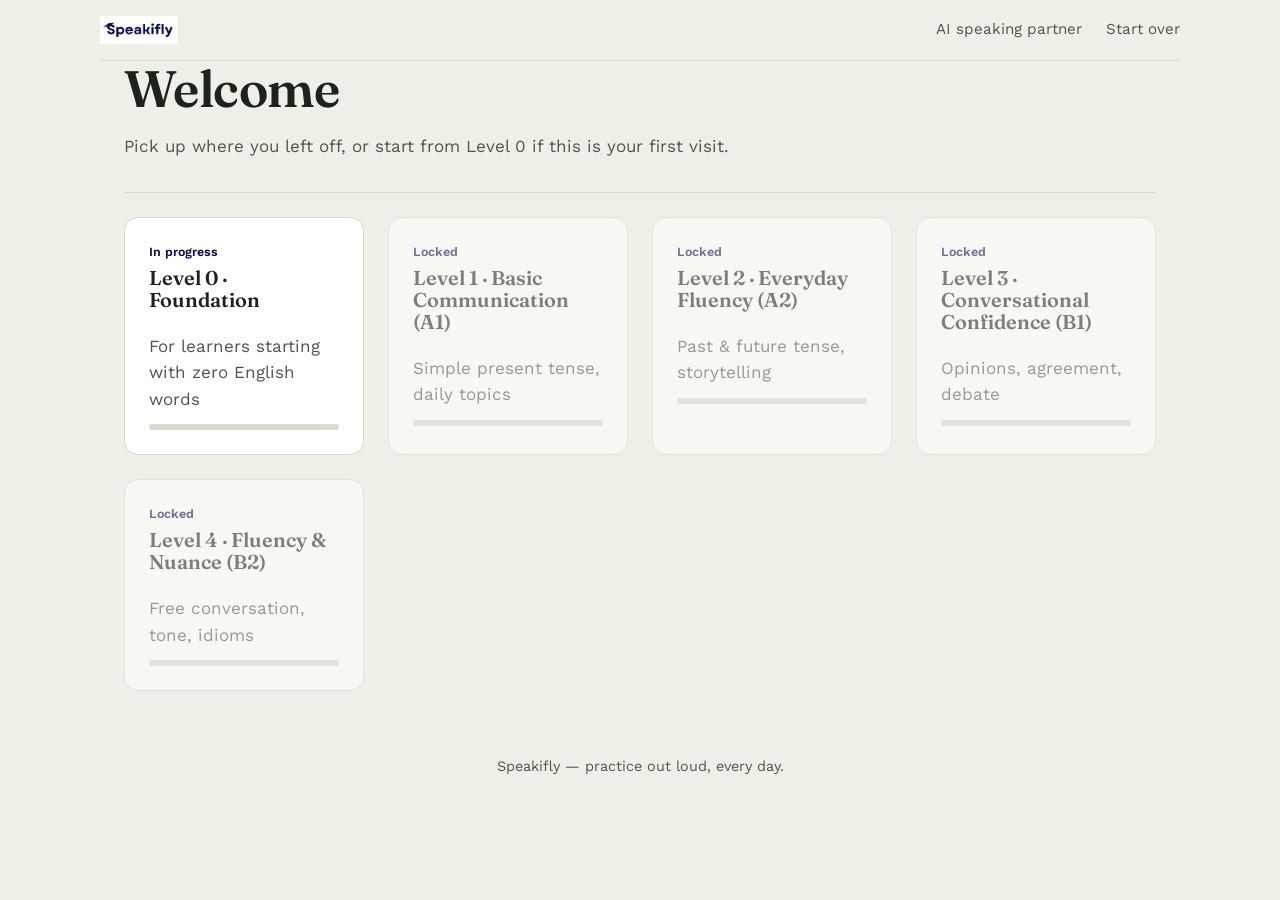
<file: index.html>
<!DOCTYPE html>
<html lang="en">
<head>
<meta charset="UTF-8" />
<meta name="viewport" content="width=device-width, initial-scale=1.0" />
<title>Speakifly — learn to speak English with confidence</title>
<link rel="preconnect" href="https://fonts.googleapis.com">
<link href="https://fonts.googleapis.com/css2?family=Fraunces:wght@500;600&family=Work+Sans:wght@400;500;600&display=swap" rel="stylesheet">
<link rel="icon" type="image/png" href="logo.png" />
<link rel="stylesheet" href="styles.css" />
</head>
<body>

<header class="topbar container">
  <a class="brand" href="index.html"><img src="logo.png" alt="Speakifly"></a>
  <nav>
    <a href="speaking-partner.html">AI speaking partner</a>
    <a href="#" id="reset-link">Start over</a>
  </nav>
</header>

<section class="container">
  <div class="lesson-header">
    <h1 id="greeting">Welcome</h1>
    <p>Pick up where you left off, or start from Level 0 if this is your first visit.</p>
  </div>
  <div class="grid" id="level-grid"></div>
</section>

<footer class="site container">Speakifly — practice out loud, every day.</footer>

<script src="curriculum.js"></script>
<script src="progress.js"></script>
<script>
  const progress = initStudent();
  document.getElementById("greeting").textContent =
    progress.name && progress.name !== "Student" ? `Welcome back, ${progress.name}` : "Welcome";

  const grid = document.getElementById("level-grid");
  CURRICULUM.forEach((level) => {
    const unlocked = levelIsUnlocked(level.id, progress);
    const pct = levelCompletionPct(level, progress);
    const card = document.createElement("a");
    card.href = unlocked ? `lesson.html?level=${level.id}` : "#";
    card.className = "level-card" + (unlocked ? "" : " locked");
    card.innerHTML = `
      <span class="level-tag">${unlocked ? (pct === 100 ? "Complete" : "In progress") : "Locked"}</span>
      <h3>${level.title}</h3>
      <p style="margin:0">${level.subtitle}</p>
      <div class="level-progress"><span style="width:${pct}%"></span></div>
    `;
    grid.appendChild(card);
  });

  document.getElementById("reset-link").addEventListener("click", (e) => {
    e.preventDefault();
    if (confirm("This clears your progress on this device and starts from Level 0. Continue?")) {
      resetProgress();
    }
  });
</script>
</body>
</html>
</file>
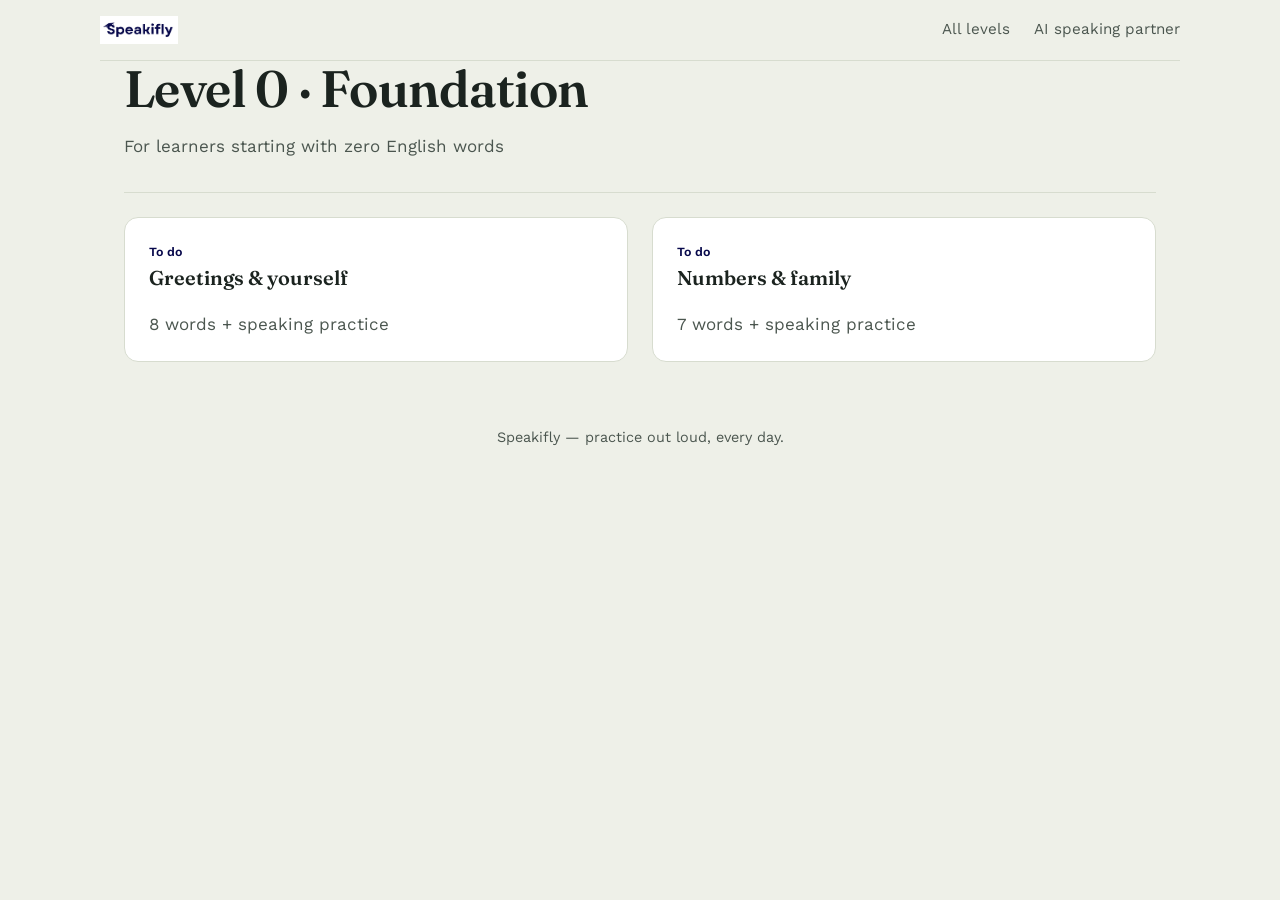
<file: lesson.html>
<!DOCTYPE html>
<html lang="en">
<head>
<meta charset="UTF-8" />
<meta name="viewport" content="width=device-width, initial-scale=1.0" />
<title>Lesson — Speakifly</title>
<link rel="preconnect" href="https://fonts.googleapis.com">
<link href="https://fonts.googleapis.com/css2?family=Fraunces:wght@500;600&family=Work+Sans:wght@400;500;600&display=swap" rel="stylesheet">
<link rel="icon" type="image/png" href="logo.png" />
<link rel="stylesheet" href="styles.css" />
</head>
<body>

<header class="topbar container">
  <a class="brand" href="index.html"><img src="logo.png" alt="Speakifly"></a>
  <nav>
    <a href="index.html">All levels</a>
    <a href="speaking-partner.html">AI speaking partner</a>
  </nav>
</header>

<section class="container">
  <div class="lesson-header">
    <h1 id="level-title">Level</h1>
    <p id="level-subtitle"></p>
  </div>

  <div id="unit-list" class="grid"></div>

  <div id="unit-detail" style="display:none;">
    <button class="btn btn-ghost" id="back-to-units">← Back to units</button>
    <h2 id="unit-title"></h2>
    <div id="word-list"></div>
    <div class="level-card" style="margin-top:24px;">
      <h3>Speaking practice</h3>
      <p id="speaking-prompt-text"></p>
      <a class="btn btn-gold" id="go-to-partner">Practice with the AI speaking partner</a>
      <button class="btn btn-primary" id="mark-complete" style="margin-top:8px;">Mark this unit complete</button>
    </div>
  </div>
</section>

<footer class="site container">Speakifly — practice out loud, every day.</footer>

<script src="curriculum.js"></script>
<script src="progress.js"></script>
<script src="speech.js"></script>
<script>
  const params = new URLSearchParams(window.location.search);
  const levelId = params.get("level") || CURRICULUM[0].id;
  const level = CURRICULUM.find((l) => l.id === levelId);
  const progress = getProgress();

  if (!levelIsUnlocked(levelId, progress)) {
    window.location.href = "index.html";
  }

  document.getElementById("level-title").textContent = level.title;
  document.getElementById("level-subtitle").textContent = level.subtitle;

  const unitListEl = document.getElementById("unit-list");
  const unitDetailEl = document.getElementById("unit-detail");

  function renderUnitList() {
    unitListEl.style.display = "grid";
    unitDetailEl.style.display = "none";
    unitListEl.innerHTML = "";
    level.units.forEach((unit) => {
      const done = getProgress().completedUnits.includes(unit.id);
      const card = document.createElement("a");
      card.href = "#";
      card.className = "level-card";
      card.innerHTML = `<span class="level-tag">${done ? "Done" : "To do"}</span><h3>${unit.title}</h3><p style="margin:0">${unit.words.length} words + speaking practice</p>`;
      card.addEventListener("click", (e) => { e.preventDefault(); renderUnitDetail(unit); });
      unitListEl.appendChild(card);
    });
  }

  function renderUnitDetail(unit) {
    unitListEl.style.display = "none";
    unitDetailEl.style.display = "block";
    document.getElementById("unit-title").textContent = unit.title;
    document.getElementById("speaking-prompt-text").textContent = unit.speakingPrompt;

    const wordListEl = document.getElementById("word-list");
    wordListEl.innerHTML = "";
    unit.words.forEach((word) => {
      const row = document.createElement("div");
      row.className = "word-card";
      row.innerHTML = `
        <div>
          <div class="word-en">${word.en}</div>
          ${word.hint ? `<div class="word-native">${word.hint}</div>` : ""}
        </div>
        <button class="speak-icon-btn" title="Hear it" aria-label="Hear this word">🔊</button>
      `;
      row.querySelector("button").addEventListener("click", () => SpeechEngine.speak(word.en));
      wordListEl.appendChild(row);
    });

    const partnerLink = document.getElementById("go-to-partner");
    partnerLink.href = `speaking-partner.html?level=${level.id}&topic=${encodeURIComponent(unit.speakingPrompt)}`;

    document.getElementById("mark-complete").onclick = () => {
      markUnitComplete(unit.id, level.id);
      renderUnitList();
    };
  }

  document.getElementById("back-to-units").addEventListener("click", renderUnitList);
  renderUnitList();
</script>
</body>
</html>
</file>
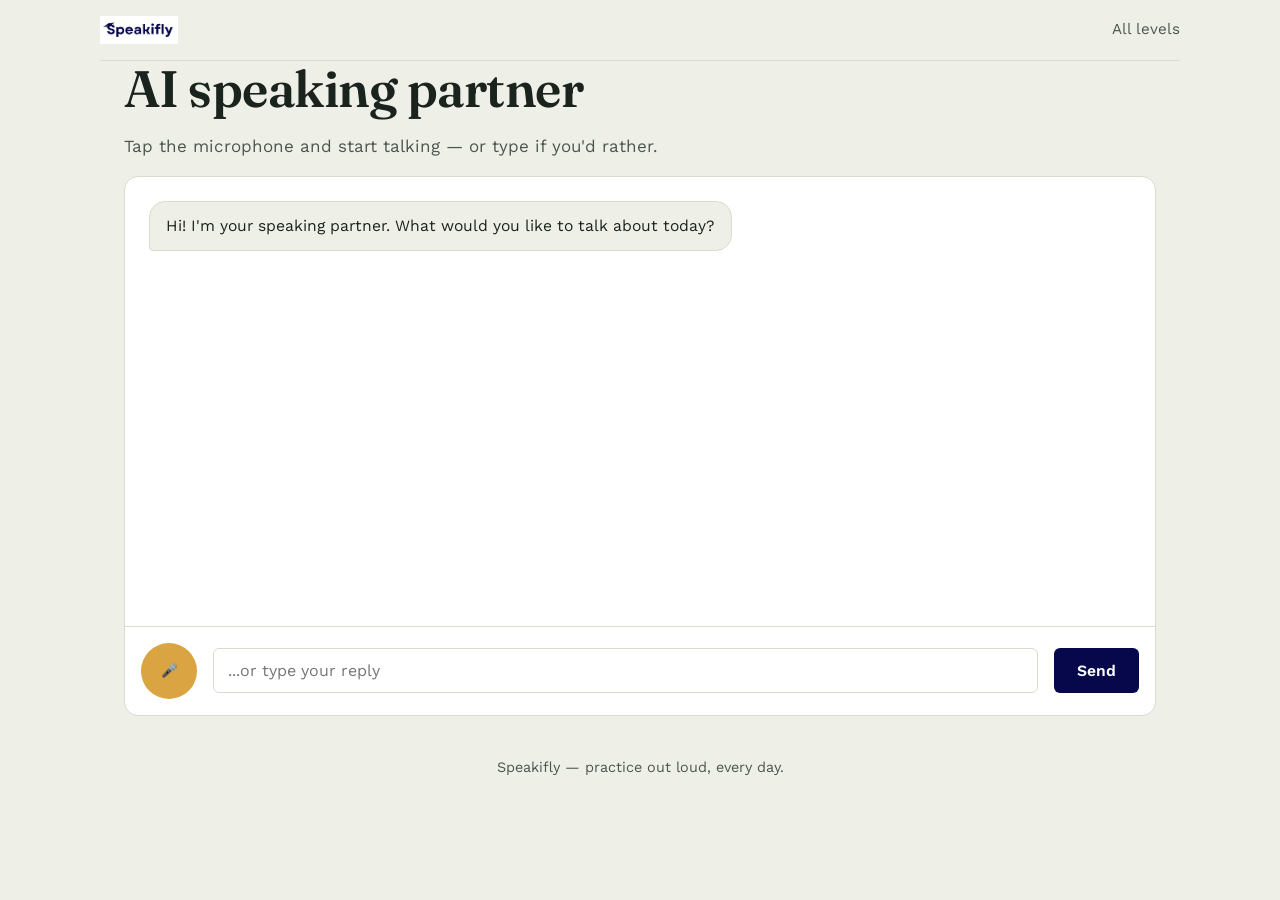
<file: speaking-partner.html>
<!DOCTYPE html>
<html lang="en">
<head>
<meta charset="UTF-8" />
<meta name="viewport" content="width=device-width, initial-scale=1.0" />
<title>AI speaking partner — Speakifly</title>
<link rel="preconnect" href="https://fonts.googleapis.com">
<link href="https://fonts.googleapis.com/css2?family=Fraunces:wght@500;600&family=Work+Sans:wght@400;500;600&display=swap" rel="stylesheet">
<link rel="icon" type="image/png" href="logo.png" />
<link rel="stylesheet" href="styles.css" />
</head>
<body>

<header class="topbar container">
  <a class="brand" href="index.html"><img src="logo.png" alt="Speakifly"></a>
  <nav>
    <a href="index.html">All levels</a>
  </nav>
</header>

<section class="container">
  <h1>AI speaking partner</h1>
  <p id="topic-line">Tap the microphone and start talking — or type if you'd rather.</p>

  <div class="chat-shell">
    <div class="chat-log" id="chat-log"></div>
    <p class="status-line" id="status-line"></p>
    <div class="chat-controls">
      <button class="mic-btn" id="mic-btn" aria-label="Start speaking">🎤</button>
      <input type="text" id="text-input" placeholder="...or type your reply" />
      <button class="btn btn-primary" id="send-btn">Send</button>
    </div>
  </div>
</section>

<footer class="site container">Speakifly — practice out loud, every day.</footer>

<script src="curriculum.js"></script>
<script src="progress.js"></script>
<script src="speech.js"></script>
<script src="ai-partner.js"></script>
<script>
  const progress = getProgress();
  const params = new URLSearchParams(window.location.search);
  const topic = params.get("topic");
  if (topic) document.getElementById("topic-line").textContent = "Today's topic: " + topic;

  const chatLog = document.getElementById("chat-log");
  const statusLine = document.getElementById("status-line");
  const micBtn = document.getElementById("mic-btn");
  const textInput = document.getElementById("text-input");
  const sendBtn = document.getElementById("send-btn");

  function addBubble(text, who) {
    const div = document.createElement("div");
    div.className = "bubble " + who;
    div.textContent = text;
    chatLog.appendChild(div);
    chatLog.scrollTop = chatLog.scrollHeight;
  }

  function startConversation() {
    const opener = topic
      ? `Hi! Let's talk about this: ${topic}. Tell me a little to get started.`
      : "Hi! I'm your speaking partner. What would you like to talk about today?";
    AIPartner.reset();
    addBubble(opener, "ai");
    SpeechEngine.speak(opener);
  }

  async function handleUserMessage(text) {
    if (!text.trim()) return;
    addBubble(text, "user");
    textInput.value = "";
    statusLine.textContent = "Thinking...";
    try {
      const reply = await AIPartner.send(text, progress.currentLevel);
      addBubble(reply, "ai");
      SpeechEngine.speak(reply);
      statusLine.textContent = "";
    } catch (err) {
      statusLine.textContent = err.message;
    }
  }

  micBtn.addEventListener("click", () => {
    if (!SpeechEngine.isSupported()) {
      statusLine.textContent = "Voice input isn't supported in this browser — try typing instead.";
      return;
    }
    micBtn.classList.add("listening");
    statusLine.textContent = "Listening...";
    SpeechEngine.listenOnce({
      onResult: (transcript) => handleUserMessage(transcript),
      onError: (err) => { statusLine.textContent = "Didn't catch that (" + err + "). Try again."; },
      onEnd: () => micBtn.classList.remove("listening")
    });
  });

  sendBtn.addEventListener("click", () => handleUserMessage(textInput.value));
  textInput.addEventListener("keydown", (e) => {
    if (e.key === "Enter") handleUserMessage(textInput.value);
  });

  startConversation();
</script>
</body>
</html>
</file>
<file: styles.css>
/* ===========================================================
   Speakifly — design tokens
   =========================================================== */
:root {
  --paper:        #EEF0E8;
  --paper-raised: #FFFFFF;
  --ink:          #1B231F;
  --ink-soft:     #4B564F;
  --line:         #D7DCCF;
  --teal:         #2E2F73;
  --teal-deep:    #07084B;
  --gold:         #D9A441;
  --gold-deep:    #B9822A;
  --error:        #B8452F;

  --font-display: "Fraunces", Georgia, serif;
  --font-body:    "Work Sans", -apple-system, BlinkMacSystemFont, sans-serif;

  --radius-s: 6px;
  --radius-m: 14px;
  --space-1: 8px;
  --space-2: 16px;
  --space-3: 24px;
  --space-4: 40px;
  --space-5: 64px;

  --shadow-card: 0 1px 2px rgba(27, 35, 31, 0.06), 0 8px 24px rgba(27, 35, 31, 0.05);
}

* { box-sizing: border-box; }

html { scroll-behavior: smooth; }

body {
  margin: 0;
  background: var(--paper);
  color: var(--ink);
  font-family: var(--font-body);
  font-size: 17px;
  line-height: 1.55;
}

h1, h2, h3, .display {
  font-family: var(--font-display);
  color: var(--ink);
  font-weight: 600;
  line-height: 1.1;
  margin: 0 0 var(--space-2);
}

h1 { font-size: clamp(2.1rem, 4vw, 3.4rem); letter-spacing: -0.01em; }
h2 { font-size: clamp(1.5rem, 2.6vw, 2.1rem); }
h3 { font-size: 1.25rem; }

p  { margin: 0 0 var(--space-2); max-width: 62ch; color: var(--ink-soft); }

a { color: var(--teal-deep); }

.container {
  max-width: 1080px;
  margin: 0 auto;
  padding: 0 var(--space-3);
}

/* ---------- top bar ---------- */
.topbar {
  display: flex;
  align-items: center;
  justify-content: space-between;
  padding: var(--space-2) 0;
  border-bottom: 1px solid var(--line);
}
.brand {
  font-family: var(--font-display);
  font-size: 1.35rem;
  font-weight: 600;
  text-decoration: none;
  color: var(--ink);
  display: flex;
  align-items: center;
  gap: 8px;
}
.brand-mark { color: var(--teal); }
.brand img { height: 28px; width: auto; display: block; }
.topbar nav { display: flex; gap: var(--space-3); align-items: center; }
.topbar nav a { text-decoration: none; color: var(--ink-soft); font-size: 0.95rem; }
.topbar nav a.active { color: var(--ink); font-weight: 600; }

/* ---------- buttons ---------- */
.btn {
  display: inline-flex;
  align-items: center;
  justify-content: center;
  gap: 8px;
  padding: 12px 22px;
  border-radius: var(--radius-s);
  font-family: var(--font-body);
  font-size: 0.98rem;
  font-weight: 600;
  border: 1px solid transparent;
  cursor: pointer;
  text-decoration: none;
  transition: transform 0.15s ease, box-shadow 0.15s ease;
}
.btn:active { transform: translateY(1px); }
.btn-primary { background: var(--teal-deep); color: #fff; }
.btn-primary:hover { background: var(--teal); }
.btn-gold { background: var(--gold); color: var(--ink); }
.btn-gold:hover { background: var(--gold-deep); }
.btn-ghost { background: transparent; border-color: var(--line); color: var(--ink); }
.btn-ghost:hover { border-color: var(--ink-soft); }
.btn-block { width: 100%; }
.btn[disabled] { opacity: 0.5; cursor: not-allowed; }

/* ---------- hero ---------- */
.hero {
  display: grid;
  grid-template-columns: 1.1fr 0.9fr;
  gap: var(--space-4);
  align-items: center;
  padding: var(--space-5) 0;
}
.hero .lede { font-size: 1.1rem; }
.hero-actions { display: flex; gap: var(--space-2); margin-top: var(--space-3); }
.hero-wave { width: 100%; height: auto; }

@media (max-width: 820px) {
  .hero { grid-template-columns: 1fr; padding: var(--space-4) 0; }
}

/* ---------- cards / levels ---------- */
.grid {
  display: grid;
  grid-template-columns: repeat(auto-fit, minmax(220px, 1fr));
  gap: var(--space-3);
  margin: var(--space-3) 0;
}

.level-card {
  background: var(--paper-raised);
  border: 1px solid var(--line);
  border-radius: var(--radius-m);
  padding: var(--space-3);
  position: relative;
  text-decoration: none;
  color: var(--ink);
  display: flex;
  flex-direction: column;
  gap: 6px;
  transition: border-color 0.15s ease;
}
.level-card:hover { border-color: var(--teal); }
.level-card.locked { opacity: 0.55; pointer-events: none; }
.level-tag {
  font-size: 0.78rem;
  color: var(--teal-deep);
  font-weight: 600;
}
.level-progress {
  height: 6px;
  background: var(--line);
  border-radius: 4px;
  overflow: hidden;
  margin-top: 6px;
}
.level-progress > span {
  display: block;
  height: 100%;
  background: var(--gold);
}

/* ---------- auth form ---------- */
.auth-wrap {
  max-width: 400px;
  margin: var(--space-5) auto;
  background: var(--paper-raised);
  border: 1px solid var(--line);
  border-radius: var(--radius-m);
  padding: var(--space-4);
  box-shadow: var(--shadow-card);
}
.field { margin-bottom: var(--space-2); }
.field label {
  display: block;
  font-size: 0.85rem;
  font-weight: 600;
  margin-bottom: 6px;
  color: var(--ink-soft);
}
.field input {
  width: 100%;
  padding: 11px 12px;
  border: 1px solid var(--line);
  border-radius: var(--radius-s);
  font-size: 1rem;
  font-family: var(--font-body);
  background: var(--paper);
}
.field input:focus, .btn:focus-visible, a:focus-visible {
  outline: 3px solid var(--gold);
  outline-offset: 1px;
}
.form-msg { font-size: 0.9rem; margin-top: var(--space-1); min-height: 1.2em; }
.form-msg.error { color: var(--error); }
.form-msg.ok { color: var(--teal-deep); }
.form-switch { text-align: center; margin-top: var(--space-2); font-size: 0.92rem; }

/* ---------- lesson ---------- */
.lesson-header { border-bottom: 1px solid var(--line); padding-bottom: var(--space-2); margin-bottom: var(--space-3); }
.word-card {
  background: var(--paper-raised);
  border: 1px solid var(--line);
  border-radius: var(--radius-m);
  padding: var(--space-3);
  margin-bottom: var(--space-2);
  display: flex;
  align-items: center;
  justify-content: space-between;
  gap: var(--space-2);
}
.word-en { font-family: var(--font-display); font-size: 1.4rem; }
.word-native { color: var(--ink-soft); font-size: 0.95rem; }
.speak-icon-btn {
  border: 1px solid var(--line);
  background: var(--paper);
  border-radius: 50%;
  width: 42px;
  height: 42px;
  display: flex;
  align-items: center;
  justify-content: center;
  cursor: pointer;
  flex-shrink: 0;
}
.speak-icon-btn:hover { border-color: var(--teal); }

/* ---------- speaking partner ---------- */
.chat-shell {
  display: flex;
  flex-direction: column;
  height: 60vh;
  border: 1px solid var(--line);
  border-radius: var(--radius-m);
  background: var(--paper-raised);
  overflow: hidden;
}
.chat-log {
  flex: 1;
  overflow-y: auto;
  padding: var(--space-3);
  display: flex;
  flex-direction: column;
  gap: var(--space-2);
}
.bubble {
  max-width: 72%;
  padding: 12px 16px;
  border-radius: 16px;
  font-size: 0.98rem;
}
.bubble.ai {
  background: var(--paper);
  border: 1px solid var(--line);
  align-self: flex-start;
  border-bottom-left-radius: 4px;
}
.bubble.user {
  background: var(--teal-deep);
  color: #fff;
  align-self: flex-end;
  border-bottom-right-radius: 4px;
}
.chat-controls {
  display: flex;
  gap: var(--space-2);
  align-items: center;
  padding: var(--space-2);
  border-top: 1px solid var(--line);
}
.mic-btn {
  width: 56px;
  height: 56px;
  border-radius: 50%;
  border: none;
  background: var(--gold);
  color: var(--ink);
  cursor: pointer;
  flex-shrink: 0;
  display: flex;
  align-items: center;
  justify-content: center;
}
.mic-btn.listening {
  background: var(--error);
  color: #fff;
  animation: pulse 1.1s ease-in-out infinite;
}
@keyframes pulse {
  0%, 100% { box-shadow: 0 0 0 0 rgba(184, 69, 47, 0.35); }
  50% { box-shadow: 0 0 0 12px rgba(184, 69, 47, 0); }
}
.chat-controls input[type="text"] {
  flex: 1;
  padding: 12px 14px;
  border: 1px solid var(--line);
  border-radius: var(--radius-s);
  font-size: 1rem;
  font-family: var(--font-body);
}

.status-line { font-size: 0.85rem; color: var(--ink-soft); padding: 0 var(--space-2) var(--space-1); }

footer.site {
  text-align: center;
  padding: var(--space-4) 0;
  color: var(--ink-soft);
  font-size: 0.9rem;
}

@media (prefers-reduced-motion: reduce) {
  * { animation: none !important; transition: none !important; }
}
</file>
